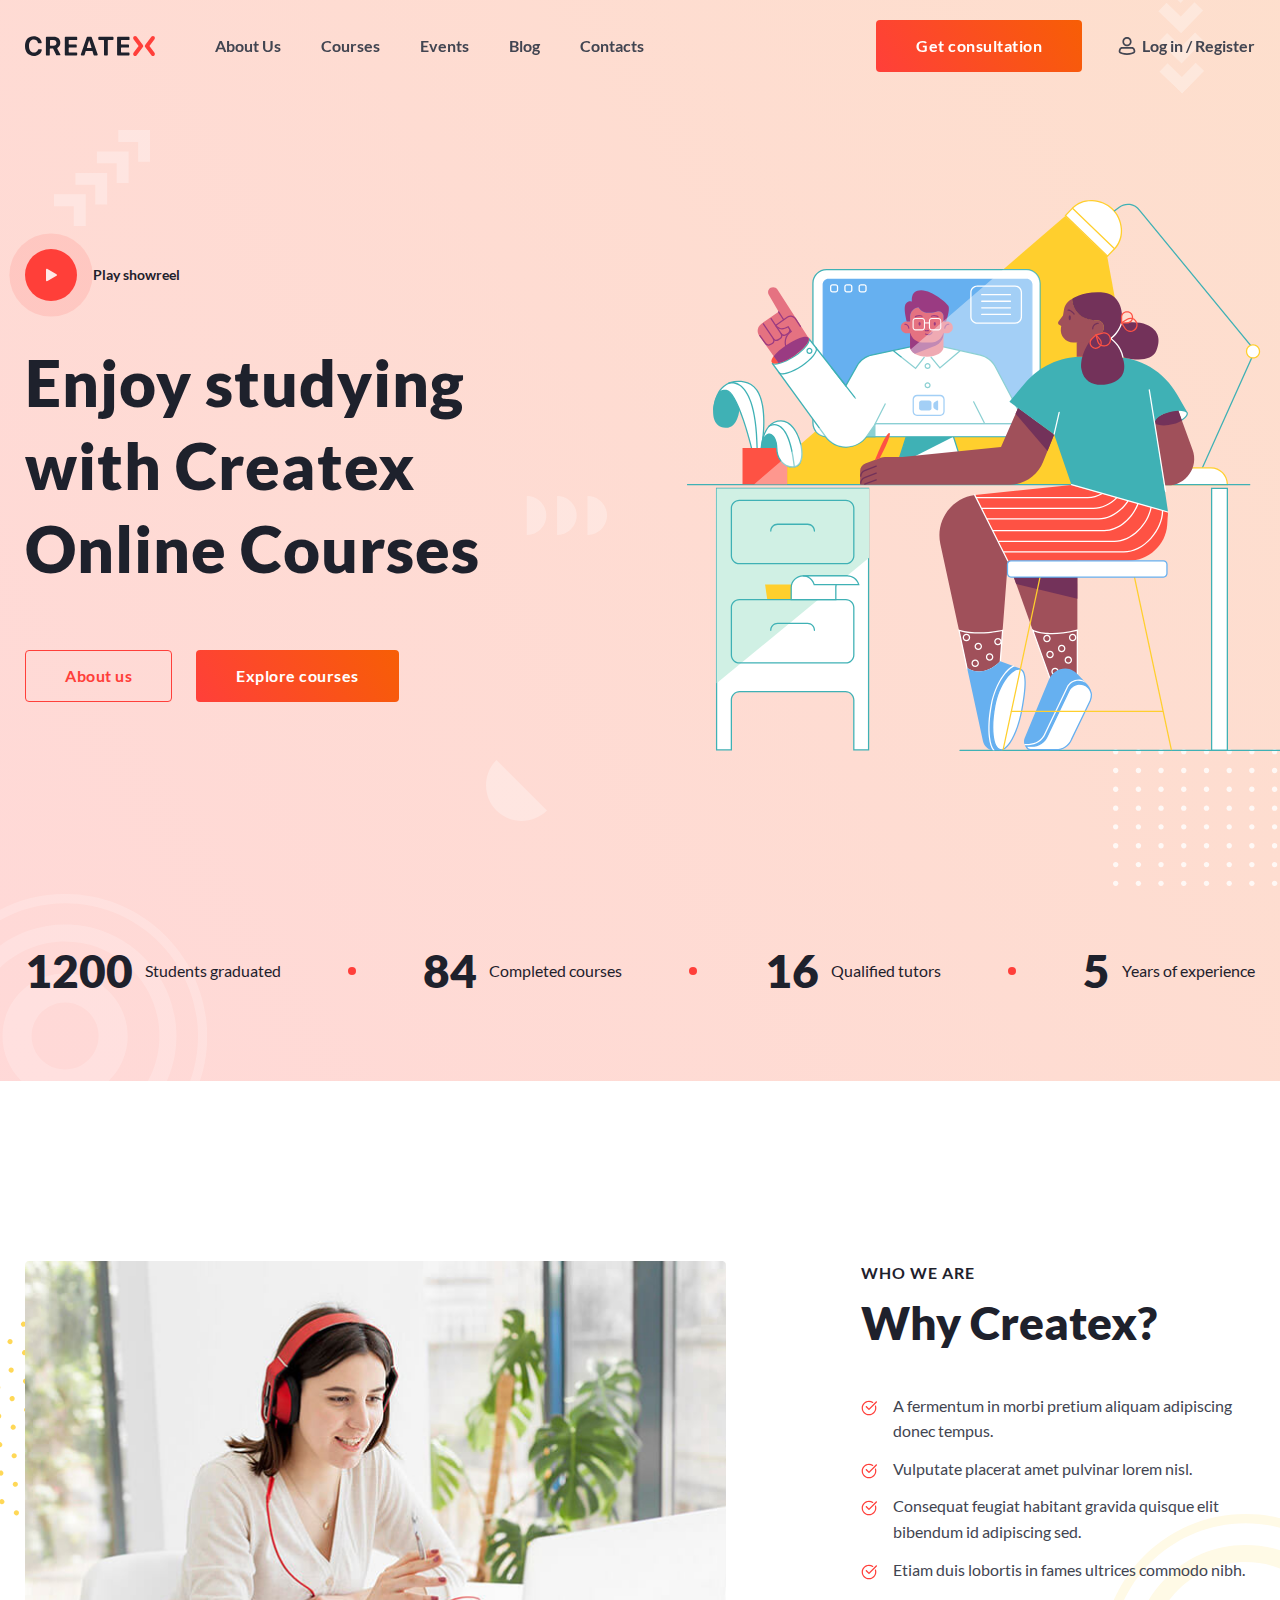
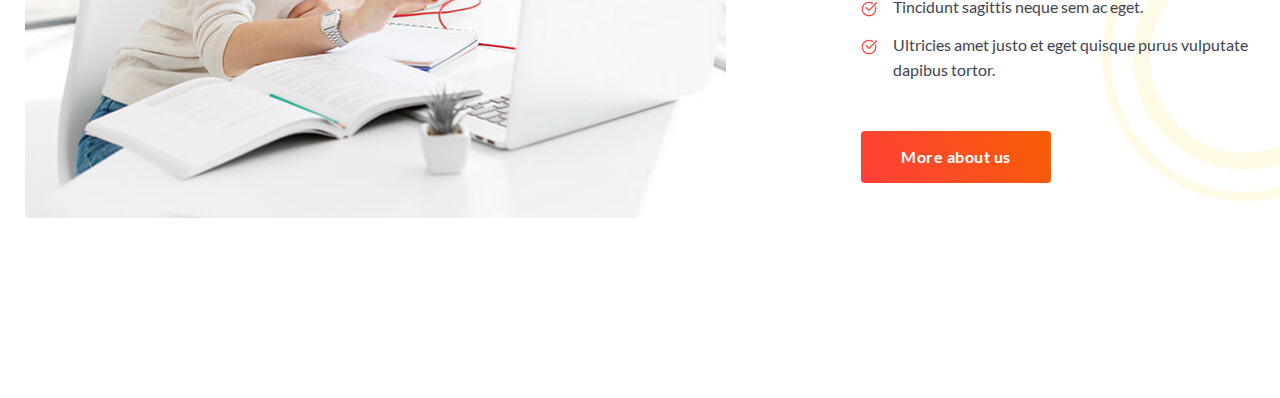
<file: index.html>
<!DOCTYPE html>
<html lang="en">

   <head>
      <meta charset="UTF-8">
      <meta http-equiv="X-UA-Compatible" content="IE=edge">
      <meta name="viewport" content="width=device-width, initial-scale=1.0">
      <link rel="stylesheet" href="css/reset.css">
      <link rel="stylesheet" href="css/fonts.css">
      <link rel="stylesheet" href="css/common.css">
      <link rel="stylesheet" href="css/style.css">
      <title>Lesson15</title>
   </head>
   <body>
      <div class="wrapper">
         <header class="header">
            <div class="header__container">
               <a href="" class="header__logo">
                  <img src="img/logo.svg" alt="Logo">
               </a>
               <nav class="header__menu menu">
                  <ul class="menu__list">
                     <li class="menu__item">
                        <a href="" class="menu__link">About Us</a>
                     </li>
                     <li class="menu__item">
                        <a href="" class="menu__link">Courses</a>
                     </li>
                     <li class="menu__item">
                        <a href="" class="menu__link">Events</a>
                     </li>
                     <li class="menu__item">
                        <a href="" class="menu__link">Blog</a>
                     </li>
                     <li class="menu__item">
                        <a href="" class="menu__link">Contacts</a>
                     </li>
                  </ul>
               </nav>
               <div class="header__actions actions-header">
                  <a href="" class="actions-header__button button"><span>Get consultation</span></a>
                  <a href="" class="actions-header__auth">Log in / Register</a>
               </div>
            </div>
         </header>
         <main class="page">
            <section class="page__main main-block">
               <div class="main-block__container">
                  <div class="main-block__body body-main">
                     <div class="body-main__content">
                        <a href="" class="body-main__play">Play showreel</a>
                        <h1 class="body-main__title">Enjoy studying with Createx Online Courses</h1>
                        <div class="body-main__actions">
                           <a href="" class="body-main__button button button--border"><span>About us</span></a>
                           <a href="" class="body-main__button button"><span>Explore courses</span></a>
                        </div>
                     </div>
                     <div class="body-main__media">                        
                           <img class="body-main__image" src="img/main-block/illustration.svg" alt="illustration">
                     </div>
                  </div>                  
                  <div class="main-block__adventages adventages-main ">
                     <div class="adventages-main__item item-adventages">
                        <div class="item-adventages__value">1200</div>
                        <div class="item-adventages__text">Students graduated</div>
                     </div>
                     <div class="adventages-main__circle"></div>
                     <div class="adventages-main__item item-adventages">
                        <div class="item-adventages__value">84</div>
                        <div class="item-adventages__text">Completed courses</div>
                     </div>
                     <div class="adventages-main__circle"></div>
                     <div class="adventages-main__item item-adventages">
                        <div class="item-adventages__value">16</div>
                        <div class="item-adventages__text">Qualified tutors</div>
                     </div>
                     <div class="adventages-main__circle"></div>
                     <div class="adventages-main__item item-adventages">
                        <div class="item-adventages__value">5</div>
                        <div class="item-adventages__text">Years of experience</div>
                     </div>
                  </div>
               </div>
               <div class="main-block__decor decor-main">
                  <div class="decor-main__item decor-main__item--1"></div>
                  <div class="decor-main__item decor-main__item--2"></div>
                  <div class="decor-main__item decor-main__item--3"></div>
                  <div class="decor-main__item decor-main__item--4"></div>
                  <div class="decor-main__item decor-main__item--5"></div>
                  <div class="decor-main__item decor-main__item--6"></div>
               </div>
            </section>
            <section class="page__why why-block">
               <div class="why-block__container">
                  <div class="why-block__body body-why">
                     <div class="body-why__media">
                        <img src="img/why-block/why.jpg" alt="why" class="body-why__image">
                     </div>
                     <div class="body-why__content">
                        <div class="body-why__title title-block">
                           <h3 class="title-block__psevdo-title">Who we are</h3>
                           <h2 class="title-block__realy-title">Why Createx?</h2>
                        </div>
                        <div class="body-why__reason reasons-why">
                           <ul class="reasons-why__list">
                              <li class="reasons-why__item">
                                 <p class="reasons-why__text">A fermentum in morbi pretium aliquam adipiscing donec tempus.</p>
                              </li>
                              <li class="reasons-why__item">
                                 <p class="reasons-why__text">Vulputate placerat amet pulvinar lorem nisl.</p>
                              </li>
                              <li class="reasons-why__item">
                                 <p class="reasons-why__text">Consequat feugiat habitant gravida quisque elit bibendum id adipiscing sed.</p>
                              </li>
                              <li class="reasons-why__item">
                                 <p class="reasons-why__text">Etiam duis lobortis in fames ultrices commodo nibh.</p>
                              </li>
                              <li class="reasons-why__item">
                                 <p class="reasons-why__text">Tincidunt sagittis neque sem ac eget.</p>
                              </li>
                              <li class="reasons-why__item">
                                 <p class="reasons-why__text">Ultricies amet justo et eget quisque purus vulputate dapibus tortor.</p>
                              </li>
                           </ul>
                        </div>
                        <div class="body-why__button">
                           <a href="" class="button"><span>More about us</span></a>
                        </div>
                     </div>
                  </div>
               </div>
               <div class="why-block__decor decor-why">
                  <div class="decor-why__item decor-why__item-1"></div>
                  <div class="decor-why__item decor-why__item-2"></div>
               </div>
            </section>


         </main>
         <footer class="footer"></footer>
      </div>
   </body>
</html>
</file>
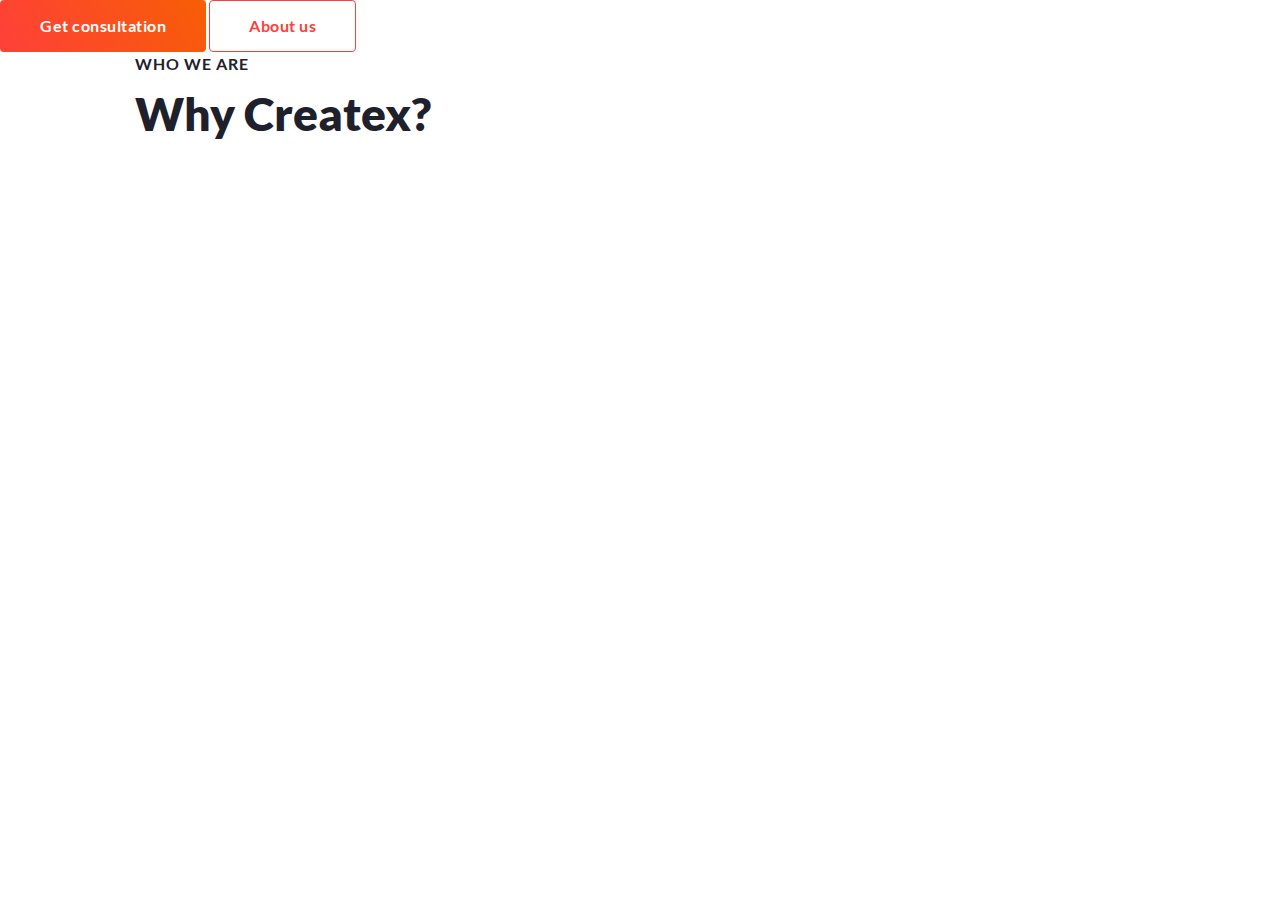
<file: _common.html>
<!DOCTYPE html>
<html lang="en">

   <head>
      <meta charset="UTF-8">
      <meta http-equiv="X-UA-Compatible" content="IE=edge">
      <meta name="viewport" content="width=device-width, initial-scale=1.0">
      <link rel="stylesheet" href="css/reset.css">
      <link rel="stylesheet" href="css/fonts.css">
      <link rel="stylesheet" href="css/common.css">
      <link rel="stylesheet" href="css/style.css">
      <title>Загальні об'єкти</title>
   </head>
   <body>
      <div class="wrapper">
         <header class="header"></header>
         <main class="page">
            <!-- кнопка помаранчева-->
            <a href="" class="button"><span>Get consultation</span></a>
            <!-- кнопка прозора-->
            <a href="" class="button button--border"><span>About us</span></a>
            <!-- заголовок -->
            <div class="body-why__content">
               <div class="body-why__title title-block">
                  <h3 class="title-block__psevdo-title">Who we are</h3>
                  <h2 class="title-block__realy-title">Why Createx?</h2>
               </div>
              
            </div>
         </main>
         <footer class="footer"></footer>         
      </div>
   </body>
</html>
</file>
<file: css/fonts.css>
@font-face {
   font-family: "Lato";
   src: url('../fonts/Lato-Bold.woff2') format('woff2'),
        url('../fonts/Lato-Bold.woff') format('woff');
   font-weight: 700;
   font-style: normal;
   font-display: swap;
}

@font-face {
   font-family: "Lato";
   src: url('../fonts/Lato-Regular.woff2') format('woff2'),
       url('../fonts/Lato-Regular.woff') format('woff');
   font-weight: 400;
   font-style: normal;
   font-display: swap;
}

@font-face {
   font-family: "Lato";
   src: url('../fonts/Lato-Black.woff2') format('woff2'),
       url('../fonts/Lato-Black.woff') format('woff');
   font-weight: 900;
   font-style: normal;
   font-display: swap;
}
</file>
<file: css/common.css>
/* кнопка помаранчева*/
.button {
   color: #FFF;
   font-weight: 700;
   line-height: 1.25;
   background: linear-gradient(55.95deg, #FF3F3A 0%, #F75E05 100%);
   border-radius: 4px;
   letter-spacing: 0.5px;
   display: inline-block;
   padding: 16px 40px;
   position: relative;
}

.button span {
   position: relative;
   z-index: 2;
}

.button::before{
   content: "";
   position: absolute;
   width: 100%;
   height: 100%;
   top: 0;
   left: 0;
   transition: opacity 0.3s ease 0s;
   opacity: 0;
   border-radius: 4px;
   background: linear-gradient(55.95deg, #ca3530 0%, #c94d05 100%);
}

.button:hover::before {
   opacity: 1;
}

/* кнопка прозора*/
.button--border {   
   background: transparent;
   border: 1px solid #FF3F3A;
   color: #FF3F3A;
   padding: 15px 39px;
   transition: all 0.3s ease 0s;
   position: relative;
}

.button--border:hover {
   color: white; 
   background-color: #FF3F3A;
   border: 1px solid #FF3F3A;
}

.body-why__title {
}
.title-block {
   color: #1E212C;
}

.title-block__psevdo-title {   
   font-weight: 700;
   line-height: 1.5;
   letter-spacing: 1px;
   text-transform: uppercase;
}
.title-block__psevdo-title:not(:last-child){
   margin-bottom: 8px;
}
.title-block__realy-title {
font-weight: 900;
font-size: 46px;
line-height: 1.3;
}
</file>
<file: css/style.css>
body {
   font-family: "Lato";
   color: #424551;
}

.wrapper {
   overflow: hidden;
   min-height: 100%;
   position: relative;

   display: flex;
   flex-direction: column;
}

.wrapper > main {
   flex-grow: 1;
}

[class*="__container"]{
   max-width: 1260px;
   margin: 0 auto;
   padding: 0 15px;
}

.page{
}
.page__main {
}

/* ========================================================= */
/* HEADER */

.header {
   position: fixed;
   z-index: 50;
   top: 0;
   left: 0;
   width: 100%;
   padding: 20px 0;
}
.header__container {
   display: flex;
   align-items: center;
   gap: 60px;
}
.header__logo {
}
.header__menu {
   flex-grow: 1;
}
.header__actions {
}

.menu {   
}
.menu__list {
   display: flex;
   flex-wrap: wrap;
   column-gap: 40px;
   row-gap: 10px;
}
.menu__item {
}
.menu__link {
   font-weight: 700;
   line-height: 1.6;
}

.menu__link:hover {
   text-decoration: underline;
}

.actions-header {
   /* щоб не ламалось це меню */
   flex-shrink: 0; 
   display: flex;
   align-items: center;
   gap: 36px;  
}
.actions-header__button {
}
.actions-header__auth {
   background: url('../img/icons/user.svg') left no-repeat;
   padding-left: 24px;
   font-weight: 700;
   line-height: 1.6;
}

.actions-header__auth:hover{
   text-decoration: underline;
}

/* =================================================== */
/* MAIN-BLOCK */

.main-block {
   position: relative;
   padding: 200px 0px 80px 0px;
   background: linear-gradient(55.95deg, rgba(255, 64, 58, 0.2) 0%, rgba(247, 94, 5, 0.2) 100%);
}
.main-block__container {
   position: relative;
   z-index: 2;
}
.main-block__body {
   margin-bottom: 190px;
}
.main-block__adventages {
}
.main-block__decor {
}

.body-main {
   display: flex;   
}
.body-main__content{
   flex: 0 1 50%;
   padding-right: 40px;
   align-self: center;
}
.body-main__play {  
   font-weight: 700;
   font-size: 14px; 
   color: #1E212C;
   display: inline-flex;
   align-items: center;
   gap: 16px;
   position: relative;
}

.body-main__play:not(:last-child){
   margin-bottom: 40px;
}
.body-main__play::before{
   content: "";
   flex: 0 0 52px;
   width: 52px;
   height: 52px;
   border-radius: 50%;
   background:  #FF3F3A url('../img/icons/play.svg') center no-repeat;
}

.body-main__play::after{
   content: "";
   position: absolute;
   left: 0;
   top: 0;
   width: 52px;
   height: 52px;
   transform: scale(1.6);
   border-radius: 50%;
   background: rgba(255, 64, 58, 0.12);
   animation: play-circle 2s infinite ease;
}

.body-main__play:hover::after {
   animation-play-state: paused;
}

@keyframes  play-circle {
   0% {
      transform: scale(1.6);
   }

   100% {
      opacity: 0;
      transform: scale(3);
   }
}

.body-main__title {
   font-weight: 900;
   font-size: 64px;
   color: #1E212C;
   line-height: 130%;
   letter-spacing: 1px;
}
.body-main__title:not(:last-child){
   margin-bottom: 60px;
}
.body-main__actions {
   display: flex;
   align-items: center;
   gap: 24px;
}

.body-main__actions:not(:last-child){
   margin-bottom: 40px;
}

.body-main__button {
}
.body-main__media{  
   flex: 0 1 50%;
}
.body-main__image{   
   max-width: 107.8%;   
   transform: translate(7.8%,0px);
}


.adventages-main {
   display: flex;
   gap: 20px;
   justify-content: space-between;
   align-items: center;
}
.adventages-main__item {
}

.adventages-main__circle{
   flex: 0 0 8px;
   background: #FF3F3A;
   /* width: 8px; */
   height: 8px;
   border-radius: 50%;
}

.item-adventages {
   display: flex;
   align-items: center;
   gap: 12px;
   color: #1E212C;
}

.item-adventages__value {
   font-weight: 900;
   font-size: 46px;
   line-height: 1.3;  
}
.item-adventages__text {
   line-height: 1.5;
}


.decor-main {
   position: absolute;
   width: 100%;
   height: 100%;
   top: 0;
   left: 0;
}
.decor-main__item {
   position: absolute;
}
.decor-main__item--1 {
   background: url('../img/icons/1.svg') 0 0 no-repeat;
   width: 96px;
   height: 96px;
   top: 12%;
   left: 4.2%;
}
.decor-main__item--2 {
   background: url('../img/icons/2.svg') 0 0 no-repeat;
   width: 284px;
   height: 284px;
   bottom: -9%;
   left: -6%;
}
.decor-main__item--3 {
   background: url('../img/icons/3.svg') 0 0 no-repeat;
   width: 88px;
   height: 47px;
   top: 45.5%;
   left: 40.7%;
}

.decor-main__item--4 {
   background: url('../img/icons/4.svg') 0 0 no-repeat;
   width: 61px;
   height: 61px;
   bottom: 24%;
   left: 38%;
}
.decor-main__item--5 {
   background: url('../img/icons/1.svg') 0 0 no-repeat;
   width: 96px;
   height: 96px;
   top: -2%;
   right: 4%;
   transform: rotate(134deg);
}
.decor-main__item--6 {
   background: url('../img/icons/5.svg') 0 0 no-repeat;
   width: 187px;
   height: 137px;
   bottom: 18%;
   right: -1.6%; 
}

/* ============================================ */

.page__why {
}
.why-block {
   position: relative;
   padding: 180px 0px;
   background: #FFFFFF;
}
.why-block__container {
   position: relative;
   z-index: 2;
}
.why-block__body {
}
.body-why {
   display: flex;
}
.body-why__media {
   flex: 0 1 57%;
}
.body-why__image {
   max-width: 100%;
}
.body-why__content {
   flex: 0 1 43%;
   padding-left: 135px;
}
.body-why__title {
   margin-bottom: 40px;
}

.body-why__reason {
   margin-bottom: 48px;
}
.reasons-why {
   
}
.reasons-why__list {
   line-height: 1.6;
}
.reasons-why__item {
   position: relative;
}

.reasons-why__item{
   background: url('../img/icons/ok.svg') no-repeat 0 7px / 16px;
   padding-left: 32px;
}

.reasons-why__item:not(:last-child){
   margin-bottom: 12px;
}
.reasons-why__text {
}
.body-why__button {
}

.why-block__decor {
   
}
.decor-why {
   position: absolute;
   width: 100%;
   height: 100%;
   top: 0;
   left: 0;
}
.decor-why__item {
   position: absolute;
}
.decor-why__item-1 {
   background: url('../img/why-block/dekor1.svg') 0 0 no-repeat;
   width: 216px;
   height: 225px;
   top: 24.2%;
   left: -5.8%;
}
.decor-why__item-2 {
   background: url('../img/why-block/dekor2.svg') 0 0 no-repeat;
   width: 287px;
   height: 287px;
   bottom: 21.4%;
   right: -8.5%;
}
/* 
.decor-main {
   position: absolute;
   width: 100%;
   height: 100%;
   top: 0;
   left: 0;
}
.decor-main__item {
   position: absolute;
}
.decor-main__item--1 {
   background: url('../img/icons/1.svg') 0 0 no-repeat;
   width: 96px;
   height: 96px;
   top: 12%;
   left: 4.2%;
} */
</file>
